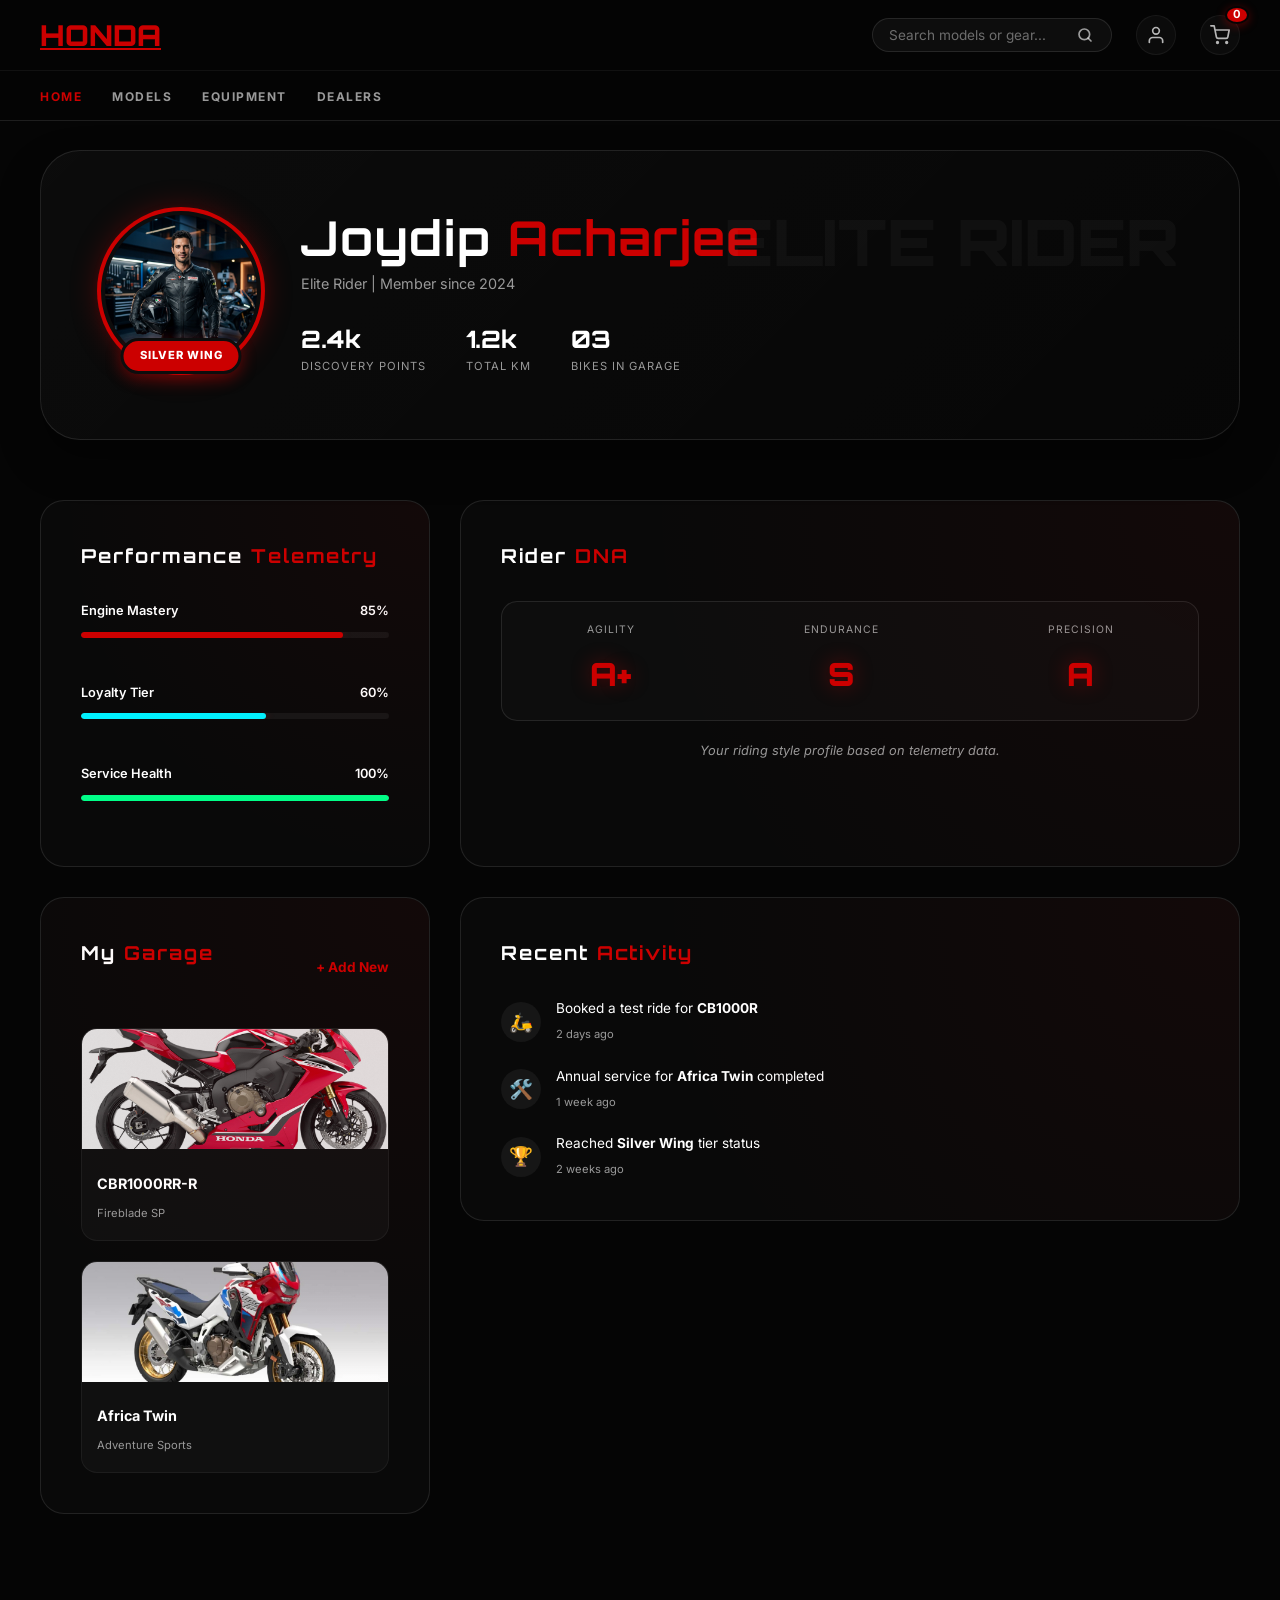
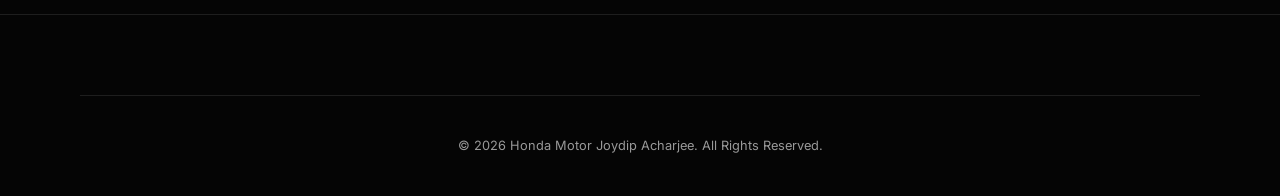
<file: profile.html>
<!DOCTYPE html>
<html lang="en">

<head>
    <meta charset="UTF-8">
    <meta name="viewport" content="width=device-width, initial-scale=1.0">
    <title>Rider Dashboard | Honda India Elite</title>
    <link rel="stylesheet" href="style.css">
    <link rel="preconnect" href="https://fonts.googleapis.com">
    <link rel="preconnect" href="https://fonts.gstatic.com" crossorigin>
    <link
        href="https://fonts.googleapis.com/css2?family=Orbitron:wght@400;700;900&family=Inter:wght@300;400;600;800&family=JetBrains+Mono:wght@400&display=swap"
        rel="stylesheet">
</head>

<body class="profile-page">
    <header class="glass-nav main-header">
        <div class="container header-top">
            <a href="index.html" class="logo">HONDA</a>
            <div class="header-actions">
                <div class="search-box">
                    <input type="text" id="search-input" placeholder="Search models or gear...">
                    <button class="search-btn">
                        <svg viewBox="0 0 24 24" fill="none" stroke="currentColor" stroke-width="2.5"
                            stroke-linecap="round" stroke-linejoin="round">
                            <circle cx="11" cy="11" r="8"></circle>
                            <line x1="21" y1="21" x2="16.65" y2="16.65"></line>
                        </svg>
                    </button>
                    <div id="search-results" class="search-results-dropdown"></div>
                </div>
                <div id="profile-toggle" class="header-icon profile-icon">
                    <svg viewBox="0 0 24 24" fill="none" stroke="currentColor" stroke-width="2" stroke-linecap="round"
                        stroke-linejoin="round">
                        <path d="M20 21v-2a4 4 0 0 0-4-4H8a4 4 0 0 0-4 4v2"></path>
                        <circle cx="12" cy="7" r="4"></circle>
                    </svg>
                </div>
                <div id="cart-toggle" class="header-icon cart-icon">
                    <svg viewBox="0 0 24 24" fill="none" stroke="currentColor" stroke-width="2" stroke-linecap="round"
                        stroke-linejoin="round">
                        <circle cx="9" cy="21" r="1"></circle>
                        <circle cx="20" cy="21" r="1"></circle>
                        <path d="M1 1h4l2.68 13.39a2 2 0 0 0 2 1.61h9.72a2 2 0 0 0 2-1.61L23 6H6"></path>
                    </svg>
                    <span id="cart-count">0</span>
                </div>
            </div>
        </div>
        <div class="header-bottom">
            <div class="container">
                <nav class="category-nav">
                    <ul class="nav-links">
                        <li><a href="index.html" class="active">HOME</a></li>
                        <li><a href="index.html#models">MODELS</a></li>
                        <li><a href="equipment.html">EQUIPMENT</a></li>
                        <li><a href="index.html#locations">DEALERS</a></li>
                    </ul>
                </nav>
            </div>
        </div>
    </header>

    <main class="dashboard-container">
        <div class="container">
            <!-- User Profile Header -->
            <section class="user-header reveal-down">
                <div class="user-avatar">
                    <img src="images/rider_avatar.png" alt="User Avatar">
                    <div class="tier-badge">Silver Wing</div>
                </div>
                <div class="user-info">
                    <h1>Joydip <span>Acharjee</span></h1>
                    <p>Elite Rider | Member since 2024</p>
                    <div class="user-stats">
                        <div class="stat-item">
                            <span class="stat-val">2.4k</span>
                            <span class="stat-label">Discovery Points</span>
                        </div>
                        <div class="stat-item">
                            <span class="stat-val">1.2k</span>
                            <span class="stat-label">Total KM</span>
                        </div>
                        <div class="stat-item">
                            <span class="stat-val">03</span>
                            <span class="stat-label">Bikes in Garage</span>
                        </div>
                    </div>
                </div>
            </section>

            <div class="dashboard-grid">
                <!-- Rider Stats Card -->
                <div class="dash-card stats-card reveal-left">
                    <h3>Performance <span>Telemetry</span></h3>
                    <div class="telemetry-grid">
                        <div class="stat-progress">
                            <div class="progress-info">
                                <span>Engine Mastery</span>
                                <span>85%</span>
                            </div>
                            <div class="progress-bar">
                                <div class="progress-fill" style="width: 85%;"></div>
                            </div>
                        </div>
                        <div class="stat-progress">
                            <div class="progress-info">
                                <span>Loyalty Tier</span>
                                <span>60%</span>
                            </div>
                            <div class="progress-bar">
                                <div class="progress-fill" style="width: 60%; background: #00f2ff;"></div>
                            </div>
                        </div>
                        <div class="stat-progress">
                            <div class="progress-info">
                                <span>Service Health</span>
                                <span>100%</span>
                            </div>
                            <div class="progress-bar">
                                <div class="progress-fill" style="width: 100%; background: #00ff88;"></div>
                            </div>
                        </div>
                    </div>
                </div>

                <!-- Rider DNA (New Section) -->
                <div class="dash-card dna-card reveal-fade">
                    <h3>Rider <span>DNA</span></h3>
                    <div class="dna-visual">
                        <div class="dna-stat">
                            <span class="dna-label">Agility</span>
                            <span class="dna-value">A+</span>
                        </div>
                        <div class="dna-stat">
                            <span class="dna-label">Endurance</span>
                            <span class="dna-value">S</span>
                        </div>
                        <div class="dna-stat">
                            <span class="dna-label">Precision</span>
                            <span class="dna-value">A</span>
                        </div>
                    </div>
                    <p class="dna-desc">Your riding style profile based on telemetry data.</p>
                </div>

                <!-- Rider Garage -->
                <div class="dash-card garage-card reveal-right">
                    <div class="card-header">
                        <h3>My <span>Garage</span></h3>
                        <a href="index.html#models" class="add-bike">+ Add New</a>
                    </div>
                    <div class="garage-grid" id="user-garage">
                        <!-- Currently empty or mock items -->
                        <div class="garage-item">
                            <img src="images/media__1771527040078.png" alt="CBR1000RR-R">
                            <div class="item-info">
                                <h4>CBR1000RR-R</h4>
                                <span>Fireblade SP</span>
                            </div>
                        </div>
                        <div class="garage-item">
                            <img src="images/africa_twin_new.jpg" alt="Africa Twin">
                            <div class="item-info">
                                <h4>Africa Twin</h4>
                                <span>Adventure Sports</span>
                            </div>
                        </div>
                    </div>
                </div>

                <!-- Recent Activity -->
                <div class="dash-card activity-card reveal-up">
                    <h3>Recent <span>Activity</span></h3>
                    <div class="activity-list">
                        <div class="activity-item">
                            <div class="activity-icon">🛵</div>
                            <div class="activity-detail">
                                <p>Booked a test ride for <strong>CB1000R</strong></p>
                                <span>2 days ago</span>
                            </div>
                        </div>
                        <div class="activity-item">
                            <div class="activity-icon">🛠️</div>
                            <div class="activity-detail">
                                <p>Annual service for <strong>Africa Twin</strong> completed</p>
                                <span>1 week ago</span>
                            </div>
                        </div>
                        <div class="activity-item">
                            <div class="activity-icon">🏆</div>
                            <div class="activity-detail">
                                <p>Reached <strong>Silver Wing</strong> tier status</p>
                                <span>2 weeks ago</span>
                            </div>
                        </div>
                    </div>
                </div>
            </div>
        </div>
    </main>

    <footer class="glass-footer">
        <div class="container">
            <div class="footer-bottom">
                <p>&copy; 2026 Honda Motor Joydip Acharjee. All Rights Reserved.</p>
            </div>
        </div>
    </footer>

    <script src="script.js"></script>
    <script>
        // Local animation triggers for profile page
        document.addEventListener('DOMContentLoaded', () => {
            const observer = new IntersectionObserver((entries) => {
                entries.forEach(entry => {
                    if (entry.isIntersecting) {
                        entry.target.style.opacity = '1';
                        entry.target.style.transform = 'translate(0, 0) scale(1)';
                    }
                });
            }, { threshold: 0.1 });

            document.querySelectorAll('.reveal-up, .reveal-down, .reveal-left, .reveal-right').forEach(el => {
                el.style.opacity = '0';
                el.style.transition = 'all 0.8s cubic-bezier(0.16, 1, 0.3, 1)';
                observer.observe(el);
            });
        });
    </script>
</body>

</html>
</file>
<file: style.css>
:root {
    --primary: hsl(0, 100%, 40%);
    --primary-light: hsl(0, 100%, 50%);
    --primary-glow: hsla(0, 100%, 40%, 0.4);
    --bg-dark: hsl(0, 0%, 2%);
    --bg-accent: hsl(0, 0%, 5%);
    --text-white: hsl(0, 0%, 100%);
    --text-gray: hsl(0, 0%, 60%);
    --glass: hsla(0, 0%, 100%, 0.03);
    --glass-heavy: hsla(0, 0%, 100%, 0.05);
    --glass-border: hsla(0, 0%, 100%, 0.1);
    --glass-border-bright: hsla(0, 0%, 100%, 0.2);
    --transition-slow: 0.8s cubic-bezier(0.16, 1, 0.3, 1);
    --transition-fast: 0.3s ease;
    --shadow-premium: 0 20px 40px hsla(0, 0%, 0%, 0.4);
}

* {
    margin: 0;
    padding: 0;
    box-sizing: border-box;
}

html {
    scroll-behavior: smooth;
    overflow-x: hidden;
}

body {
    background-color: var(--bg-dark);
    color: var(--text-white);
    font-family: 'Inter', sans-serif;
    line-height: 1.6;
}

h1,
h2,
h3,
.logo {
    font-family: 'Orbitron', sans-serif;
    letter-spacing: 2px;
}

.container {
    max-width: 1500px;
    margin: 0 auto;
    padding: 0 40px;
}

/* Glass UI Elements */
.glass-nav {
    position: fixed;
    top: 0;
    width: 100%;
    background: hsla(0, 0%, 2%, 0.8);
    backdrop-filter: blur(20px) saturate(180%);
    border-bottom: 1px solid var(--glass-border);
    z-index: 1000;
    transition: var(--transition-slow);
}

.header-top {
    height: 70px;
    display: flex;
    justify-content: space-between;
    align-items: center;
}

.header-bottom {
    height: 50px;
    border-top: 1px solid rgba(255, 255, 255, 0.05);
    display: flex;
    align-items: center;
}

.header-actions {
    display: flex;
    gap: 24px;
    align-items: center;
}

.search-box {
    position: relative;
    display: flex;
    align-items: center;
    background: rgba(255, 255, 255, 0.04);
    border: 1px solid rgba(255, 255, 255, 0.1);
    border-radius: 100px;
    padding: 6px 16px;
    transition: all 0.4s cubic-bezier(0.16, 1, 0.3, 1);
    width: 240px;
}

.search-box:focus-within {
    width: 300px;
    background: rgba(255, 255, 255, 0.08);
    border-color: var(--primary);
    box-shadow: 0 0 20px rgba(204, 0, 0, 0.15);
}

.search-box input {
    background: transparent;
    border: none;
    color: white;
    font-size: 0.85rem;
    width: 100%;
    outline: none;
    font-family: 'Inter', sans-serif;
}

.search-box input::placeholder {
    color: rgba(255, 255, 255, 0.4);
}

.search-btn {
    background: transparent;
    border: none;
    color: rgba(255, 255, 255, 0.6);
    cursor: pointer;
    display: flex;
    align-items: center;
    padding: 2px;
    transition: var(--transition-fast);
}

.search-btn svg {
    width: 16px;
    height: 16px;
}

.search-box:focus-within .search-btn {
    color: var(--primary);
}

.header-icon {
    position: relative;
    color: rgba(255, 255, 255, 0.7);
    cursor: pointer;
    transition: all 0.3s ease;
    display: flex;
    align-items: center;
    justify-content: center;
    width: 40px;
    height: 40px;
    border-radius: 50%;
    background: rgba(255, 255, 255, 0.03);
    border: 1px solid rgba(255, 255, 255, 0.05);
}

.header-icon:hover {
    color: var(--primary);
    background: rgba(255, 255, 255, 0.08);
    transform: translateY(-2px);
    border-color: rgba(204, 0, 0, 0.3);
}

.header-icon svg {
    width: 20px;
    height: 20px;
}

#cart-count {
    position: absolute;
    top: -4px;
    right: -4px;
    background: var(--primary);
    color: white;
    font-size: 0.65rem;
    font-weight: 800;
    min-width: 18px;
    height: 18px;
    padding: 0 5px;
    border-radius: 20px;
    display: flex;
    align-items: center;
    justify-content: center;
    border: 2px solid #050505;
    box-shadow: 0 2px 10px rgba(204, 0, 0, 0.4);
}

.search-results-dropdown {
    position: absolute;
    top: calc(100% + 12px);
    left: 0;
    width: 100%;
    background: rgba(10, 10, 10, 0.95);
    backdrop-filter: blur(20px);
    border: 1px solid var(--glass-border);
    border-radius: 12px;
    overflow: hidden;
    display: none;
    z-index: 1001;
    box-shadow: 0 10px 40px rgba(0, 0, 0, 0.6);
}

.category-nav .nav-links {
    display: flex;
    list-style: none;
    gap: 30px;
}

.category-nav a {
    text-decoration: none;
    color: var(--text-gray);
    font-size: 0.75rem;
    font-weight: 700;
    letter-spacing: 1.5px;
    transition: var(--transition-fast);
}

.category-nav a:hover,
.category-nav a.active {
    color: var(--primary);
}

.nav-separator {
    color: rgba(255, 255, 255, 0.1);
    font-weight: 100;
}

.glass-nav .container {
    display: flex;
    justify-content: space-between;
    align-items: center;
    width: 100%;
}

.logo {
    font-size: 1.8rem;
    font-weight: 900;
    color: var(--primary);
    letter-spacing: 0;
}

.header-icons {
    display: flex;
    gap: 20px;
    font-size: 1.2rem;
    cursor: pointer;
}

.header-icons span:hover {
    color: var(--primary);
}

nav ul {
    display: flex;
    list-style: none;
    gap: 40px;
    align-items: center;
}

nav a {
    text-decoration: none;
    color: var(--text-white);
    font-size: 0.85rem;
    font-weight: 600;
    text-transform: none;
    /* Reference image uses standard casing */
    transition: var(--transition-fast);
}

nav a:hover {
    color: var(--primary);
}

.primary-btn-red {
    background: var(--primary);
    color: white;
    padding: 15px 35px;
    text-decoration: none;
    font-weight: 700;
    display: inline-flex;
    align-items: center;
    gap: 10px;
    transition: var(--transition-fast);
}

.primary-btn-red span {
    font-size: 1.4rem;
    line-height: 1;
}

.primary-btn-red:hover {
    background: #a30000;
    transform: translateX(5px);
}

.secondary-btn-outline {
    background: transparent;
    border: 1px solid #ffffff;
    color: white;
    padding: 15px 35px;
    text-decoration: none;
    font-weight: 700;
    transition: var(--transition-fast);
}

.secondary-btn-outline:hover {
    background: rgba(255, 255, 255, 0.1);
}

/* Hero Redesign */
.hero-redesign {
    position: relative;
    height: 100vh;
    display: flex;
    align-items: center;
    justify-content: center;
    background: #000;
    overflow: hidden;
}

.hero-bg {
    position: absolute;
    inset: 0;
    z-index: 1;
}

.bg-img {
    width: 100%;
    height: 100%;
    object-fit: cover;
    animation: kenBurns 20s infinite alternate cubic-bezier(0.4, 0, 0.2, 1);
    filter: brightness(0.7) contrast(1.1);
}

@keyframes kenBurns {
    0% { transform: scale(1); }
    100% { transform: scale(1.15) translate(-1%, -1%); }
}

.hero-overlay {
    position: absolute;
    inset: 0;
    background: linear-gradient(to right, 
        rgba(0,0,0,0.85) 0%, 
        rgba(0,0,0,0.4) 50%, 
        rgba(0,0,0,0.85) 100%);
    z-index: 2;
}

.hero-content-standalone {
    position: relative;
    z-index: 10;
    width: 100%;
    display: flex;
    flex-direction: column;
    align-items: flex-start;
}

.hero-content-redesign {
    max-width: 800px;
}

.hero-tagline {
    color: var(--primary);
    font-weight: 700;
    letter-spacing: 4px;
    font-size: 1rem;
    margin-bottom: 25px;
    text-transform: uppercase;
}

.hero-content-redesign h1 {
    font-size: 7rem;
    line-height: 0.85;
    font-weight: 900;
    margin-bottom: 30px;
    letter-spacing: -4px;
    text-transform: uppercase;
    color: #fff;
}

.hero-content-redesign h1 span {
    color: var(--primary);
    text-shadow: 0 0 40px var(--primary-glow);
}

.hero-desc {
    font-size: 1.25rem;
    color: rgba(255, 255, 255, 0.85);
    margin-bottom: 50px;
    max-width: 550px;
    line-height: 1.6;
}

.hero-actions-redesign {
    display: flex;
    gap: 30px;
}

/* Scroll Indicator */
.scroll-indicator {
    position: absolute;
    bottom: 40px;
    left: 50%;
    transform: translateX(-50%);
    display: flex;
    flex-direction: column;
    align-items: center;
    gap: 12px;
    z-index: 15;
}

.mouse {
    width: 26px;
    height: 42px;
    border: 2px solid white;
    border-radius: 20px;
    position: relative;
}

.wheel {
    width: 4px;
    height: 8px;
    background: white;
    border-radius: 2px;
    position: absolute;
    top: 8px;
    left: 50%;
    transform: translateX(-50%);
    animation: scrollWheel 2s infinite;
}

@keyframes scrollWheel {
    0% {
        transform: translate(-50%, 0);
        opacity: 0;
    }

    30% {
        opacity: 1;
    }

    100% {
        transform: translate(-50%, 15px);
        opacity: 0;
    }
}

.arrows span {
    display: block;
    width: 10px;
    height: 10px;
    border-bottom: 2px solid white;
    border-right: 2px solid white;
    transform: rotate(45deg);
    margin: -5px;
    animation: scrollArrows 2s infinite;
}

.arrows span:nth-child(2) {
    animation-delay: 0.2s;
}

.arrows span:nth-child(3) {
    animation-delay: 0.4s;
}

@keyframes scrollArrows {
    0% {
        opacity: 0;
        transform: rotate(45deg) translate(-10px, -10px);
    }

    50% {
        opacity: 1;
    }

    100% {
        opacity: 0;
        transform: rotate(45deg) translate(10px, 10px);
    }
}



.hero-desc {
    font-size: 1.2rem;
    color: rgba(255, 255, 255, 0.8);
    margin-bottom: 40px;
}

.hero-actions-redesign {
    display: flex;
    gap: 20px;
}

.hero-image {
    flex: 1;
    z-index: 1;
    display: flex;
    justify-content: flex-end;
    align-items: center;
}

.hero-image img {
    width: 110%;
    /* Slightly larger for impact */
    height: auto;
    object-fit: contain;
    filter: drop-shadow(0 0 50px rgba(0, 0, 0, 0.8));
    animation: floating 6s ease-in-out infinite;
}

@keyframes floating {
    0% {
        transform: translateY(0px);
    }

    50% {
        transform: translateY(-20px);
    }

    100% {
        transform: translateY(0px);
    }
}

/* Models Section */
.models-section {
    padding: 100px 40px;
}

.section-header {
    text-align: center;
    margin-bottom: 60px;
}

.section-header h2 {
    font-size: 2.5rem;
    margin-bottom: 10px;
}

.accent-line {
    width: 80px;
    height: 4px;
    background: var(--primary);
    margin: 0 auto;
}

.model-grid {
    display: grid;
    grid-template-columns: repeat(auto-fit, minmax(400px, 1fr));
    gap: 40px;
}

/* Premium Model Card Overhaul */
.model-card {
    background: var(--bg-accent);
    border: 1px solid var(--glass-border);
    transition: all 0.4s cubic-bezier(0.22, 1, 0.36, 1);
    overflow: hidden;
    position: relative;
    border-radius: 4px;
    z-index: 1;
}

.model-card::before {
    content: '';
    position: absolute;
    inset: 0;
    border: 1px solid transparent;
    background: linear-gradient(90deg, var(--primary), hsla(0, 100%, 70%, 0.8), var(--primary)) border-box;
    background-size: 200% 100%;
    -webkit-mask: linear-gradient(#fff 0 0) padding-box, linear-gradient(#fff 0 0);
    -webkit-mask-composite: destination-out;
    mask-composite: exclude;
    opacity: 0;
    transition: opacity 0.4s ease;
    z-index: 2;
    pointer-events: none;
}

.model-card:hover {
    transform: translateY(-12px) scale(1.02);
    border-color: rgba(255, 0, 0, 0.3);
    box-shadow: 0 20px 40px rgba(255, 0, 0, 0.2);
}

.model-card:hover::before {
    opacity: 1;
    animation: borderGlow 2s linear infinite;
}

@keyframes borderGlow {
    0% { background-position: 0% 50%; }
    100% { background-position: 200% 50%; }
}

.model-img {
    height: 320px;
    overflow: hidden;
    position: relative;
}

.model-img::after {
    content: '';
    position: absolute;
    bottom: 0;
    left: 0;
    width: 100%;
    height: 50%;
    background: linear-gradient(to top, rgba(0,0,0,0.8) 0%, transparent 100%);
    z-index: 2;
    pointer-events: none;
}

.model-img img {
    width: 100%;
    height: 100%;
    object-fit: cover;
    transition: transform 0.8s cubic-bezier(0.165, 0.84, 0.44, 1);
}

.model-card:hover .model-img img {
    transform: scale(1.08) rotate(1deg);
}

/* Quick View Overlay */
.quick-view-overlay {
    position: absolute;
    inset: 0;
    background: rgba(0, 0, 0, 0.4);
    backdrop-filter: blur(8px);
    display: flex;
    flex-direction: column;
    align-items: center;
    justify-content: center;
    opacity: 0;
    transition: all 0.4s ease;
    z-index: 5;
}

.model-card:hover .quick-view-overlay {
    opacity: 1;
}

.preview-stats {
    display: flex;
    gap: 15px;
    margin-bottom: 20px;
    transform: translateY(20px);
    transition: all 0.4s cubic-bezier(0.22, 1, 0.36, 1);
}

.model-card:hover .preview-stats {
    transform: translateY(0);
}

.preview-stats span {
    font-size: 0.7rem;
    font-weight: 700;
    background: rgba(255, 255, 255, 0.1);
    padding: 5px 12px;
    border-radius: 4px;
    color: white;
    border: 1px solid rgba(255, 255, 255, 0.1);
}

.overlay-actions {
    display: flex;
    flex-direction: column;
    gap: 10px;
    width: 80%;
    transform: translateY(30px);
    transition: all 0.4s cubic-bezier(0.22, 1, 0.36, 1) 0.1s;
}

.model-card:hover .overlay-actions {
    transform: translateY(0);
}

.overlay-btn {
    padding: 12px;
    border: none;
    font-family: 'Orbitron', sans-serif;
    font-size: 0.7rem;
    cursor: pointer;
    transition: all 0.3s ease;
    border-radius: 4px;
}

.overlay-btn.view {
    background: white;
    color: black;
}

.overlay-btn.cart {
    background: var(--primary);
    color: white;
}

.overlay-btn:hover {
    transform: scale(1.05);
    filter: brightness(1.2);
}

/* Badges & Extra UI */
.card-badge {
    position: absolute;
    top: 15px;
    left: 15px;
    background: var(--primary);
    color: white;
    padding: 4px 12px;
    font-size: 0.65rem;
    font-weight: 800;
    font-family: 'Orbitron', sans-serif;
    border-radius: 4px;
    z-index: 10;
    box-shadow: 0 4px 10px rgba(0,0,0,0.3);
}

.card-badge.popular {
    background: #ffaa00;
    color: black;
}

.wishlist-btn {
    position: absolute;
    top: 15px;
    right: 15px;
    width: 35px;
    height: 35px;
    border-radius: 50%;
    background: rgba(255, 255, 255, 0.1);
    border: 1px solid rgba(255, 255, 255, 0.1);
    color: white;
    display: flex;
    align-items: center;
    justify-content: center;
    cursor: pointer;
    z-index: 10;
    transition: all 0.3s ease;
    backdrop-filter: blur(5px);
}

.wishlist-btn:hover {
    background: var(--primary);
    border-color: var(--primary);
    transform: scale(1.1);
}

.wishlist-btn svg {
    width: 18px;
    height: 18px;
}

/* Info Section Polish */
.model-info {
    padding: 25px;
    position: relative;
}

.rating {
    display: flex;
    align-items: center;
    gap: 8px;
    margin-bottom: 15px;
}

.stars {
    color: #ffaa00;
    font-size: 0.8rem;
    letter-spacing: 2px;
}

.rating-val {
    font-size: 0.65rem;
    color: var(--text-gray);
    font-weight: 600;
}

.model-info h3 {
    font-size: 1.6rem;
    margin-bottom: 12px;
    letter-spacing: 1px;
}

.specs-text {
    color: var(--text-gray);
    font-size: 0.75rem !important;
    opacity: 0.7;
    margin-bottom: 15px;
    text-transform: uppercase;
    letter-spacing: 1px;
    font-weight: 600;
}

.price {
    font-size: 1.4rem;
    font-weight: 800;
    color: var(--primary);
    margin-bottom: 25px;
    font-family: 'Orbitron', sans-serif;
    display: inline-block;
    animation: pricePulse 3s infinite;
}

@keyframes pricePulse {
    0%, 100% { text-shadow: 0 0 0px transparent; color: var(--primary); }
    50% { text-shadow: 0 0 15px rgba(204, 0, 0, 0.5); color: #ff3333; }
}

.card-actions {
    display: flex;
    gap: 12px;
}

.view-btn,
.book-btn {
    padding: 12px;
    border: none;
    cursor: pointer;
    font-family: 'Orbitron', sans-serif;
    font-size: 0.75rem;
    font-weight: 700;
    width: 50%;
    transition: all 0.3s cubic-bezier(0.175, 0.885, 0.32, 1.275);
    border-radius: 4px;
}

.view-btn {
    background: transparent;
    color: white !important;
    border: 1px solid rgba(255, 255, 255, 0.2);
    position: relative;
    overflow: hidden;
}

.view-btn::after {
    content: '';
    position: absolute;
    bottom: -2px;
    left: 0;
    width: 100%;
    height: 2px;
    background: var(--primary);
    transform: translateX(-100%);
    transition: transform 0.3s ease;
}

.view-btn:hover {
    border-color: var(--primary);
    background: rgba(255, 255, 255, 0.05);
}

.view-btn:hover::after {
    transform: translateX(0);
}

.book-btn {
    background: var(--primary);
    color: white;
    box-shadow: 0 4px 15px rgba(204, 0, 0, 0.3);
}

.book-btn:hover {
    transform: scale(1.05);
    background: #ff0000;
    box-shadow: 0 8px 25px rgba(255, 0, 0, 0.4);
}

/* Ripple Effect Styles */
.ripple {
    position: absolute;
    background: rgba(255, 255, 255, 0.5);
    border-radius: 50%;
    transform: scale(0);
    animation: rippleEffect 0.6s linear;
    pointer-events: none;
}

@keyframes rippleEffect {
    to { transform: scale(4); opacity: 0; }
}

/* Gear Section */
.gear-section {
    padding: 100px 0;
    background: linear-gradient(90deg, #0a0a0a 0%, #1a1a1a 100%);
}

.gear-wrapper {
    display: flex;
    align-items: center;
    gap: 60px;
}

.gear-content {
    flex: 1;
}

.gear-content h2 {
    font-size: 3rem;
    margin-bottom: 20px;
}

.gear-list {
    list-style: none;
    margin: 30px 0;
}

.gear-list li {
    margin-bottom: 10px;
    padding-left: 20px;
    position: relative;
    color: var(--text-gray);
}

.gear-list li::before {
    content: '';
    position: absolute;
    left: 0;
    top: 10px;
    width: 8px;
    height: 2px;
    background: var(--primary);
}

.gear-image {
    flex: 1;
}

.gear-image img {
    width: 100%;
    border-radius: 20px;
    box-shadow: 0 0 40px rgba(0, 0, 0, 0.5);
}

/* Showroom Section */
.showroom-section {
    padding: 100px 40px;
}

.showroom-grid {
    display: grid;
    grid-template-columns: repeat(auto-fit, minmax(250px, 1fr));
    gap: 30px;
}

.showroom-card {
    background: var(--bg-accent);
    padding: 40px;
    text-align: center;
    border: 1px solid var(--glass-border);
}

.showroom-card h3 {
    margin-bottom: 15px;
}

.showroom-card p {
    color: var(--text-gray);
    margin-bottom: 25px;
}

.loc-btn {
    background: transparent;
    border: 1px solid var(--text-gray);
    color: white;
    padding: 8px 25px;
    cursor: pointer;
    font-family: 'Orbitron', sans-serif;
    transition: var(--transition-fast);
}

.loc-btn:hover {
    border-color: var(--primary);
    color: var(--primary);
}

/* Footer */
.glass-footer {
    background: #050505;
    padding: 80px 40px 40px;
    border-top: 1px solid var(--glass-border);
}

.footer-grid {
    display: grid;
    grid-template-columns: 2fr 1fr 1fr;
    gap: 60px;
    margin-bottom: 60px;
}

.footer-brand p {
    margin-top: 20px;
    color: var(--text-gray);
    max-width: 300px;
}

.footer-links h4,
.footer-social h4 {
    margin-bottom: 25px;
    text-transform: uppercase;
    font-size: 0.9rem;
}

.footer-links ul {
    list-style: none;
}

.footer-links li {
    margin-bottom: 12px;
}

.footer-links a {
    color: var(--text-gray);
    text-decoration: none;
    transition: var(--transition-fast);
}

.footer-links a:hover {
    color: var(--primary);
}

.social-icons {
    display: flex;
    gap: 20px;
}

.social-icons span {
    width: 40px;
    height: 40px;
    display: flex;
    align-items: center;
    justify-content: center;
    background: var(--glass);
    border: 1px solid var(--glass-border);
    cursor: pointer;
    font-weight: bold;
}

.footer-bottom {
    text-align: center;
    padding-top: 40px;
    border-top: 1px solid var(--glass-border);
    color: var(--text-gray);
    font-size: 0.8rem;
}

/* Scroll Reveal Animations */
.reveal-up {
    opacity: 0;
    transform: translateY(50px);
    transition: var(--transition-slow);
}

.reveal-fade {
    opacity: 0;
    transition: var(--transition-slow);
}

.reveal-left {
    opacity: 0;
    transform: translateX(-50px);
    transition: var(--transition-slow);
}

.reveal-right {
    opacity: 0;
    transform: translateX(50px);
    transition: var(--transition-slow);
}

.reveal-scale {
    opacity: 0;
    transform: scale(0.8);
    transition: var(--transition-slow);
}

.reveal-text {
    opacity: 0;
    transform: translateY(20px);
    transition: 0.8s ease-out;
}

.reveal-text-slow {
    opacity: 0;
    transform: translateY(20px);
    transition: 0.8s ease-out 0.3s;
}

.active {
    opacity: 1 !important;
    transform: translate(0) scale(1) !important;
}

/* Modals */
.modal-overlay {
    position: fixed;
    top: 0;
    left: 0;
    width: 100%;
    height: 100%;
    background: rgba(0, 0, 0, 0.9);
    backdrop-filter: blur(10px);
    display: none;
    align-items: center;
    justify-content: center;
    z-index: 2000;
}

.modal-content {
    background: var(--bg-accent);
    width: 90%;
    max-width: 800px;
    padding: 60px;
    position: relative;
    border: 1px solid var(--glass-border);
}

.close-btn {
    position: absolute;
    top: 20px;
    right: 30px;
    font-size: 2rem;
    background: none;
    border: none;
    color: white;
    cursor: pointer;
}

/* Cart Icon & Sidebar */
.cart-icon {
    position: relative;
    cursor: pointer;
}

#cart-count {
    position: absolute;
    top: -10px;
    right: -10px;
    background: var(--primary);
    color: white;
    font-size: 0.7rem;
    padding: 2px 6px;
    border-radius: 50%;
    font-weight: bold;
}

.cart-sidebar {
    position: fixed;
    top: 0;
    right: -400px;
    width: 400px;
    height: 100%;
    background: rgba(10, 10, 10, 0.95);
    backdrop-filter: blur(20px);
    border-left: 1px solid var(--glass-border);
    z-index: 3000;
    padding: 40px;
    display: flex;
    flex-direction: column;
    transition: var(--transition-slow);
}

.cart-sidebar.open {
    right: 0;
}

.cart-header {
    display: flex;
    justify-content: space-between;
    align-items: center;
    margin-bottom: 30px;
    border-bottom: 1px solid var(--glass-border);
    padding-bottom: 20px;
}

.cart-items {
    flex: 1;
    overflow-y: auto;
}

.cart-item {
    display: flex;
    gap: 15px;
    margin-bottom: 20px;
    padding-bottom: 20px;
    border-bottom: 1px solid rgba(255, 255, 255, 0.05);
}

.cart-item img {
    width: 60px;
    height: 60px;
    object-fit: cover;
    border-radius: 5px;
}

.cart-item-info h4 {
    font-size: 0.9rem;
    margin-bottom: 5px;
}

.cart-item-info .item-price {
    color: var(--primary);
    font-size: 0.85rem;
    font-weight: 700;
}

.remove-item {
    background: none;
    border: none;
    color: var(--text-gray);
    cursor: pointer;
    font-size: 0.8rem;
    margin-top: 5px;
}

.remove-item:hover {
    color: var(--primary);
}

.cart-footer {
    padding-top: 30px;
    border-top: 1px solid var(--glass-border);
}

.cart-total {
    font-size: 1.2rem;
    font-weight: 700;
    margin-bottom: 20px;
    display: flex;
    justify-content: space-between;
}

/* Booking Form */
.booking-form-wrap h2 {
    font-size: 2rem;
    margin-bottom: 30px;
    text-align: center;
    color: var(--primary);
}

.form-group {
    margin-bottom: 20px;
}

.form-group input,
.form-group select {
    width: 100%;
    background: rgba(255, 255, 255, 0.05);
    border: 1px solid var(--glass-border);
    padding: 15px;
    color: white;
    font-family: 'Inter', sans-serif;
    outline: none;
    transition: var(--transition-fast);
}

.form-group input:focus,
.form-group select:focus {
    border-color: var(--primary);
    background: rgba(255, 255, 255, 0.1);
}

.booking-success-overlay {
    position: absolute;
    top: 0;
    left: 0;
    width: 100%;
    height: 100%;
    background: var(--bg-accent);
    display: flex;
    flex-direction: column;
    align-items: center;
    justify-content: center;
    text-align: center;
    padding: 40px;
    z-index: 10;
}

.booking-success-overlay h3 {
    font-size: 1.5rem;
    color: #00ff00;
    margin-bottom: 15px;
}

@media (max-width: 768px) {
    .container {
        padding: 0 20px;
    }

    .hero-content h1 {
        font-size: 2.5rem;
    }

    .hero-image {
        position: relative;
        width: 100%;
        right: 0;
        top: 0;
        transform: none;
        margin-top: 40px;
    }

    .gear-wrapper {
        flex-direction: column;
    }

    .footer-grid {
        grid-template-columns: 1fr;
    }

    nav {
        display: none;
    }
}

/* Equipment Page Layout Styles */
.equipment-hero {
    height: 60vh;
    display: flex;
    align-items: center;
    justify-content: center;
    background: linear-gradient(rgba(0, 0, 0, 0.7), rgba(0, 0, 0, 0.7)), url('images/media__1771527650340.jpg');
    background-size: cover;
    background-position: center;
    background-attachment: fixed;
    text-align: center;
}

.equipment-hero h1 {
    font-size: 5rem;
    font-weight: 800;
    letter-spacing: -2px;
}

.equipment-hero h1 span {
    color: var(--primary);
}

.equipment-grid {
    padding: 100px 0;
}

/* Equipment & Gear Cards */
.gear-card {
    background: var(--bg-accent);
    border: 1px solid var(--glass-border);
    padding: 20px;
    text-align: center;
    transition: all 0.4s cubic-bezier(0.22, 1, 0.36, 1);
    position: relative;
    overflow: hidden;
    border-radius: 8px;
    z-index: 1;
}

.gear-card::before {
    content: '';
    position: absolute;
    inset: 0;
    border: 1px solid transparent;
    background: linear-gradient(90deg, var(--primary), hsla(0, 100%, 70%, 0.8), var(--primary)) border-box;
    background-size: 200% 100%;
    -webkit-mask: linear-gradient(#fff 0 0) padding-box, linear-gradient(#fff 0 0);
    -webkit-mask-composite: destination-out;
    mask-composite: exclude;
    opacity: 0;
    transition: opacity 0.4s ease;
    z-index: 2;
    pointer-events: none;
}

.gear-card:hover {
    transform: translateY(-12px) scale(1.02);
    border-color: rgba(255, 0, 0, 0.3);
    box-shadow: 0 20px 40px rgba(255, 0, 0, 0.2);
}

.gear-card:hover::before {
    opacity: 1;
    animation: borderGlow 2s linear infinite;
}

.gear-img-wrap {
    width: 100%;
    height: 320px;
    overflow: hidden;
    border-radius: 6px;
    margin-bottom: 20px;
    background: #1a1a1a;
    position: relative;
}

.gear-img-wrap::after {
    content: '';
    position: absolute;
    bottom: 0;
    left: 0;
    width: 100%;
    height: 40%;
    background: linear-gradient(to top, rgba(0,0,0,0.6) 0%, transparent 100%);
    z-index: 2;
}

.gear-card img {
    width: 100%;
    height: 100%;
    object-fit: cover;
    transition: transform 0.8s cubic-bezier(0.165, 0.84, 0.44, 1);
}

.gear-card:hover img {
    transform: scale(1.1) rotate(1deg);
}

.gear-card h3 {
    font-family: 'Orbitron', sans-serif;
    font-size: 1.2rem;
    margin-bottom: 10px;
    letter-spacing: 1px;
}

.gear-card p {
    color: var(--text-gray);
    font-size: 0.85rem;
    margin-bottom: 15px;
    opacity: 0.8;
}

.gear-card .price {
    font-size: 1.4rem;
    font-weight: 800;
    color: var(--primary);
    margin-bottom: 25px;
    font-family: 'Orbitron', sans-serif;
    animation: pricePulse 3s infinite;
}

.gear-card .primary-btn-red {
    width: 100%;
    justify-content: center;
    border-radius: 4px;
    padding: 12px;
    font-size: 0.8rem;
    position: relative;
    overflow: hidden;
}

.gear-card .wishlist-btn {
    top: 10px;
    right: 10px;
}

/* Profile Dashboard Styles */
.dashboard-container {
    padding: 150px 0 100px;
}

.user-header {
    display: flex;
    gap: 40px;
    align-items: center;
    background: linear-gradient(135deg, hsla(0, 0%, 100%, 0.03), hsla(0, 0%, 100%, 0.01));
    padding: 60px;
    border-radius: 40px;
    border: 1px solid var(--glass-border);
    margin-bottom: 60px;
    position: relative;
    box-shadow: var(--shadow-premium);
}

.user-header::after {
    content: 'ELITE RIDER';
    position: absolute;
    top: 40px;
    right: 60px;
    font-family: 'Orbitron', sans-serif;
    font-size: 4rem;
    font-weight: 900;
    opacity: 0.03;
    pointer-events: none;
}

.user-avatar {
    position: relative;
    flex-shrink: 0;
    z-index: 5;
}

.user-avatar::before {
    content: '';
    position: absolute;
    inset: -10px;
    background: radial-gradient(circle, var(--primary-glow) 0%, transparent 70%);
    z-index: -1;
    border-radius: 50%;
}

.user-avatar img {
    width: 160px;
    height: 160px;
    border-radius: 50%;
    object-fit: cover;
    border: 4px solid var(--bg-accent);
    box-shadow: 0 0 0 4px var(--primary), 0 0 30px var(--primary-glow);
    background: var(--bg-accent);
}

.tier-badge {
    position: absolute;
    bottom: 5px;
    left: 50%;
    transform: translateX(-50%);
    background: var(--primary);
    color: white;
    padding: 6px 16px;
    border-radius: 100px;
    font-size: 0.7rem;
    font-weight: 800;
    text-transform: uppercase;
    white-space: nowrap;
    box-shadow: 0 5px 15px rgba(204, 0, 0, 0.4);
    border: 3px solid var(--bg-accent);
    letter-spacing: 1px;
}

.user-info h1 {
    font-size: 3rem;
    line-height: 1;
    margin-bottom: 10px;
}

.user-info h1 span {
    color: var(--primary);
}

.user-info p {
    color: var(--text-gray);
    font-size: 0.9rem;
    margin-bottom: 25px;
}

.user-stats {
    display: flex;
    gap: 40px;
}

.stat-item {
    display: flex;
    flex-direction: column;
}

.stat-val {
    font-size: 1.5rem;
    font-weight: 800;
    font-family: 'Orbitron', sans-serif;
    color: var(--text-white);
}

.stat-label {
    font-size: 0.7rem;
    color: var(--text-gray);
    text-transform: uppercase;
    letter-spacing: 1px;
}

.dashboard-grid {
    display: grid;
    grid-template-columns: 1fr 2fr;
    grid-template-rows: auto auto;
    gap: 30px;
}

.dash-card {
    background: hsla(0, 0%, 100%, 0.02);
    border: 1px solid var(--glass-border);
    padding: 40px;
    border-radius: 24px;
    transition: all 0.5s cubic-bezier(0.16, 1, 0.3, 1);
    position: relative;
    overflow: hidden;
}

.dash-card::before {
    content: '';
    position: absolute;
    top: 0;
    left: 0;
    width: 100%;
    height: 100%;
    background: radial-gradient(circle at top right, hsla(0, 100%, 40%, 0.05), transparent 70%);
    pointer-events: none;
}

.dash-card:hover {
    background: hsla(0, 0%, 100%, 0.05);
    border-color: var(--glass-border-bright);
    transform: translateY(-5px);
    box-shadow: var(--shadow-premium);
}

.dash-card h3 {
    font-size: 1.2rem;
    margin-bottom: 30px;
}

.dash-card h3 span {
    color: var(--primary);
}

.telemetry-grid {
    display: grid;
    gap: 20px;
}

/* Rider DNA Styles */
.dna-visual {
    display: flex;
    justify-content: space-around;
    padding: 20px 0;
    background: hsla(0, 0%, 100%, 0.02);
    border-radius: 16px;
    border: 1px solid var(--glass-border);
    margin-bottom: 20px;
}

.dna-stat {
    display: flex;
    flex-direction: column;
    align-items: center;
    gap: 10px;
}

.dna-label {
    font-size: 0.65rem;
    color: var(--text-gray);
    text-transform: uppercase;
    letter-spacing: 1px;
}

.dna-value {
    font-size: 2rem;
    font-weight: 900;
    font-family: 'Orbitron', sans-serif;
    color: var(--primary);
    text-shadow: 0 0 20px var(--primary-glow);
}

.dna-desc {
    font-size: 0.8rem;
    color: var(--text-gray);
    font-style: italic;
    text-align: center;
}

.stat-progress {
    margin-bottom: 25px;
}

.progress-info {
    display: flex;
    justify-content: space-between;
    margin-bottom: 10px;
    font-size: 0.8rem;
    font-weight: 600;
}

.progress-bar {
    height: 6px;
    background: rgba(255, 255, 255, 0.05);
    border-radius: 10px;
    overflow: hidden;
}

.progress-fill {
    height: 100%;
    background: var(--primary);
    border-radius: 10px;
    box-shadow: 0 0 10px rgba(204, 0, 0, 0.3);
}

.garage-card {
    grid-row: span 2;
}

.card-header {
    display: flex;
    justify-content: space-between;
    align-items: center;
    margin-bottom: 30px;
}

.add-bike {
    color: var(--primary);
    text-decoration: none;
    font-size: 0.85rem;
    font-weight: 700;
}

.garage-grid {
    display: grid;
    grid-template-columns: repeat(auto-fill, minmax(200px, 1fr));
    gap: 20px;
}

.garage-item {
    background: rgba(255, 255, 255, 0.03);
    border-radius: 16px;
    overflow: hidden;
    border: 1px solid rgba(255, 255, 255, 0.05);
    transition: var(--transition-fast);
}

.garage-item:hover {
    transform: translateY(-5px);
    border-color: var(--primary);
}

.garage-item img {
    width: 100%;
    height: 120px;
    object-fit: cover;
}

.item-info {
    padding: 15px;
}

.item-info h4 {
    font-size: 0.9rem;
    margin-bottom: 4px;
}

.item-info span {
    font-size: 0.7rem;
    color: var(--text-gray);
}

.activity-list {
    display: flex;
    flex-direction: column;
    gap: 20px;
}

.activity-item {
    display: flex;
    gap: 15px;
    align-items: center;
}

.activity-icon {
    width: 40px;
    height: 40px;
    background: rgba(255, 255, 255, 0.05);
    border-radius: 50%;
    display: flex;
    align-items: center;
    justify-content: center;
    font-size: 1.2rem;
}

.activity-detail p {
    font-size: 0.85rem;
    margin: 0;
}

.activity-detail span {
    font-size: 0.7rem;
    color: var(--text-gray);
}

@media (max-width: 992px) {
    .dashboard-grid {
        grid-template-columns: 1fr;
    }

    .garage-card {
        grid-row: auto;
    }

    .user-header {
        flex-direction: column;
        text-align: center;
        padding: 40px;
    }

    .user-stats {
        justify-content: center;
        gap: 20px;
    }
}
</file>
